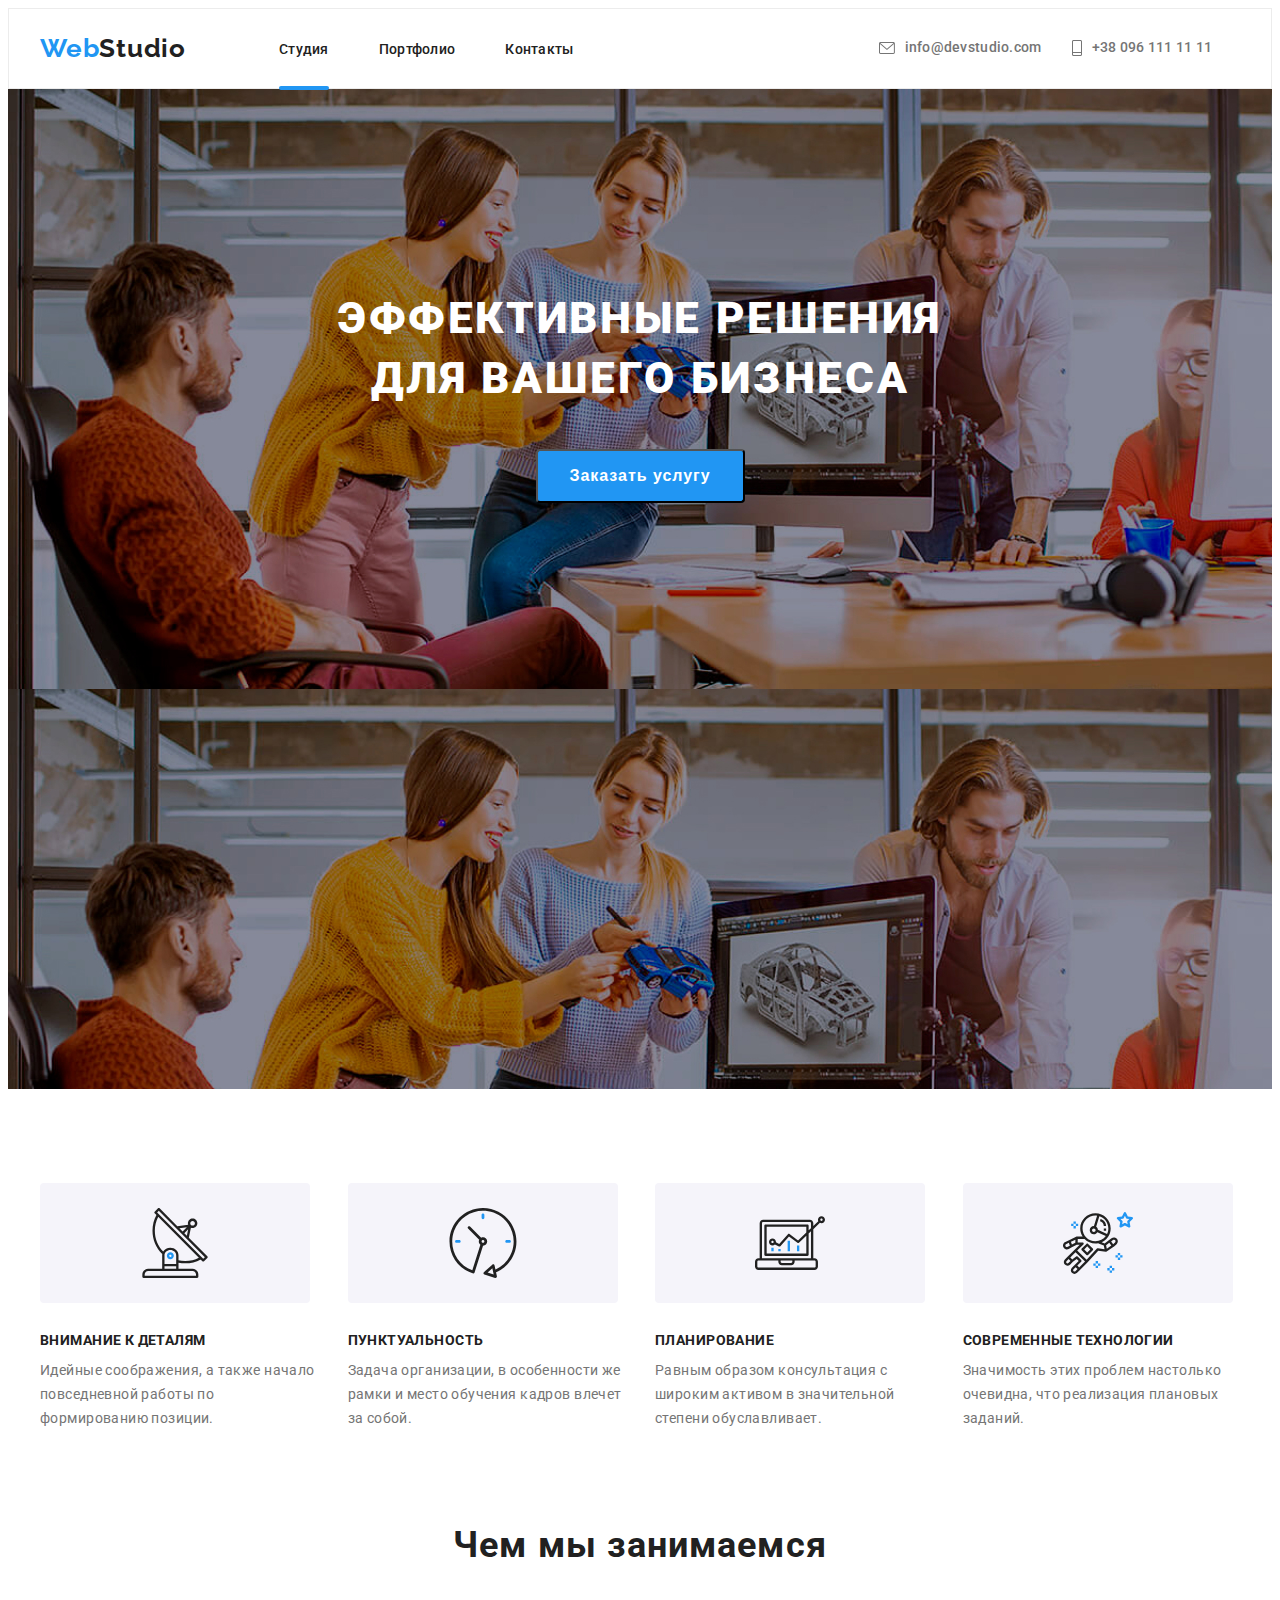
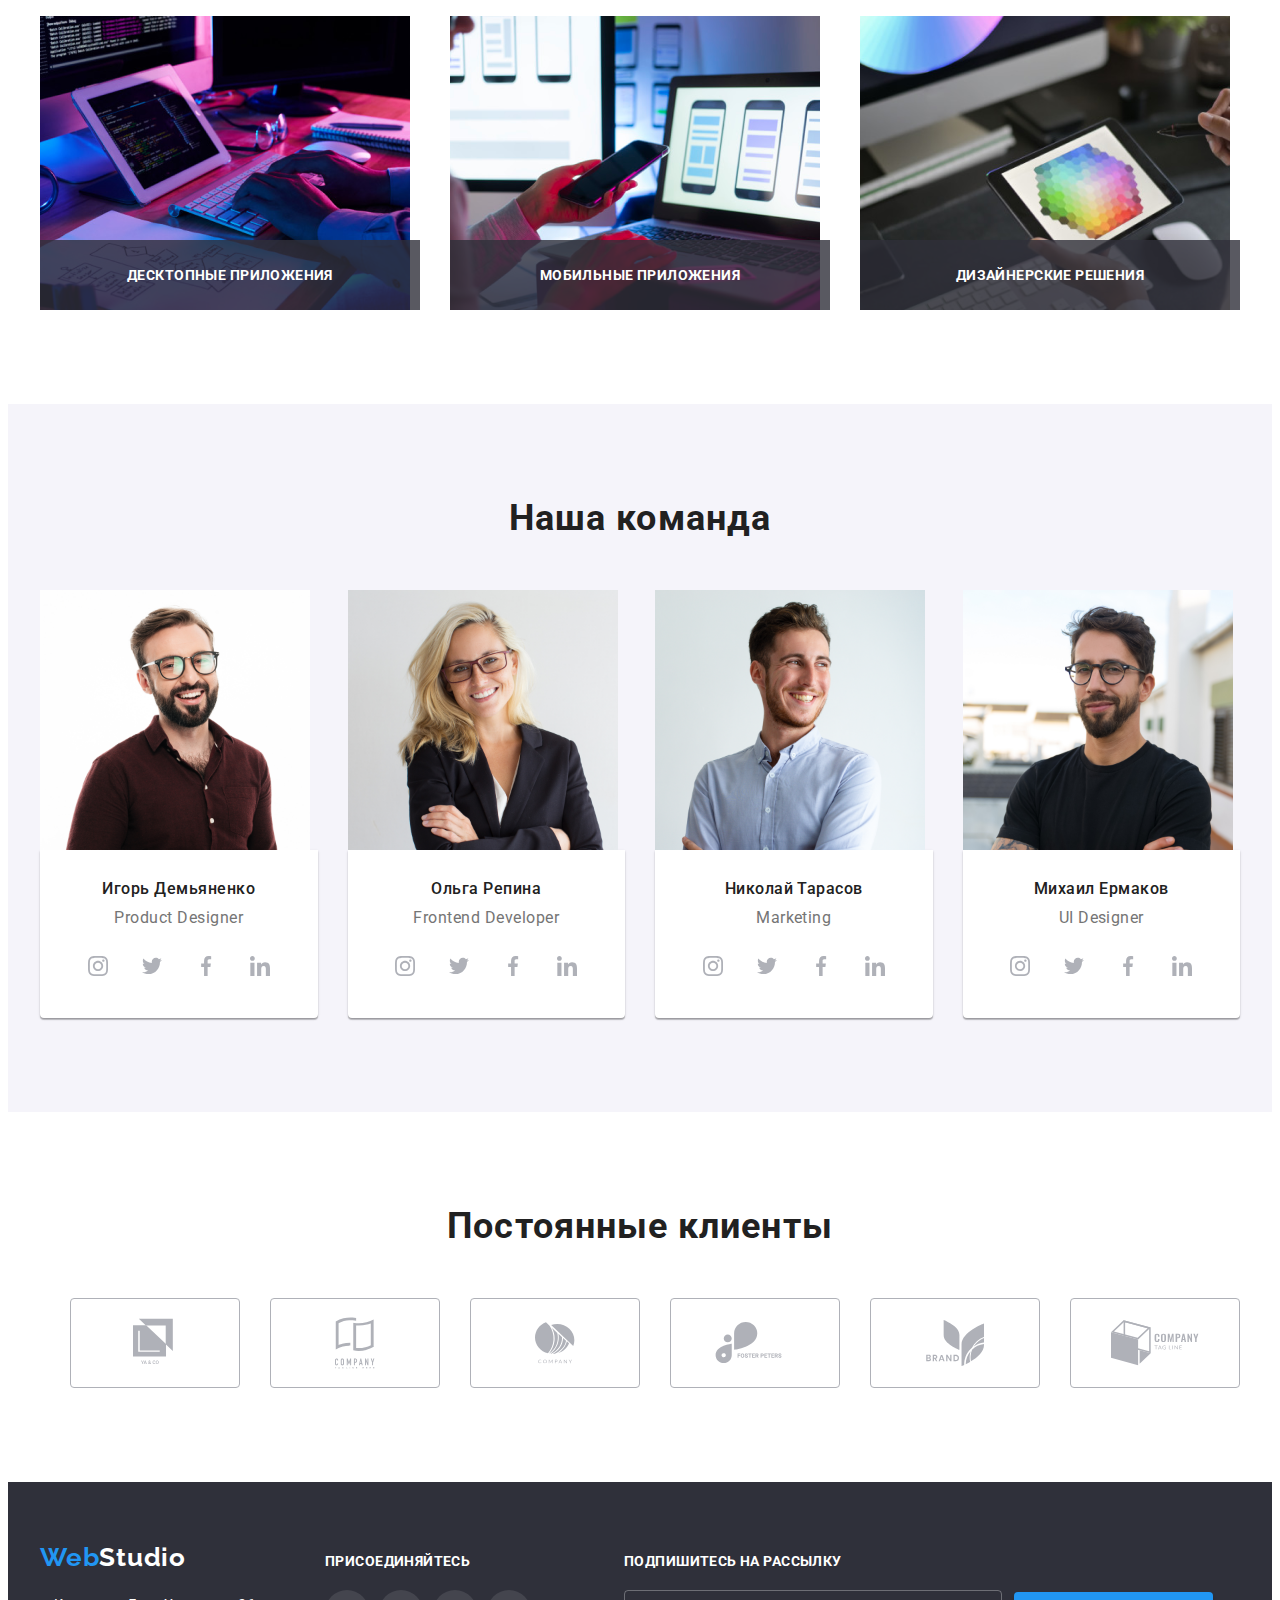
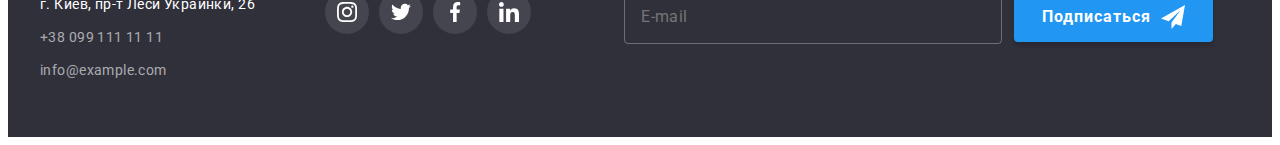
<file: index.html>
<!DOCTYPE html>
<html lang="ru">

<head>
    <meta charset="UTF-8" />
    <meta name="viewport" content="width=device-width, initial-scale=1.0" />
    <title>VovaU</title>
<!-- ===================шрифты================== -->
<link rel="preconnect" href="https://fonts.gstatic.com">
<link href="https://fonts.googleapis.com/css2?family=Raleway:wght@700&family=Roboto:wght@400;500;700;900&display=swap"
    rel="stylesheet">
<!-- ===================шрифты end================== -->
<!-- ===========normalize=============== -->
<link rel="stylesheet" href="https://cdnjs.cloudflare.com/ajax/libs/modern-normalize/1.0.0/modern-normalize.min.css"
    integrity="sha512-ISS7cAi1PEhQ8jnbJpJZMd29NlhNj4AWYyLOSp2CE/CsHxTCu+r+t0D2yoJudVrd0/8fTVPUVDzY5Tvli75u/g=="
    crossorigin="anonymous" />
<!-- ==========normalize end================ -->
<!-- =====================animation========================== -->
<link rel="stylesheet" href="https://cdnjs.cloudflare.com/ajax/libs/animate.css/4.1.1/animate.min.css" />
<!-- =====================animation========================== -->
<link rel="stylesheet" href="./css/styles.css" />
<!-- =====================animation end========================== -->
</head> 

<body class="bdy">
                    <!-- Shlapka   -->                                                             
    <header class="header">
        <div class="container">
            <nav class="navigation">
                <a class="logo link " href="./">Web<span class="logo-head">Studio</span></a>
                <ul class="navigation-list list">
                    <li class="navigation-item">
                        <a class="navigation-link foc link" href="./">Студия</a>
                    </li>
                    <li class="navigation-item">
                        <a class="navigation-link link" href="./portfolio.html">Портфолио</a>
                    </li>
                    <li class="navigation-item">
                        <a class="navigation-link link" href="">Контакты</a>
                    </li>
                </ul>
            </nav>
       
            <ul class="kontact list">
                <li class="nav-kontakt-item">
                    <a class="kontact-link link" href="">
                        <svg width="16" height="12" class="nav-icon">
                            <use href="./images/sprite.svg#icon-envelope-hover"></use>
                        </svg>
                        info@devstudio.com
                    </a>
                </li>
                <li class="nav-kontakt-item">
                    <a class="kontact-link link" href="">
                        <svg width="10" height="16" class="nav-icon">
                            <use href="./images/sprite.svg#icon-Vector"></use>
                        </svg>
                        +38 096 111 11 11
                    </a>
                </li>
            </ul>
 
        </div>
    </header>

    <main class="main">
                                <!-- HERO -->
        <section class="hero container">
            <h1 class="hero-title">Эффективные решения<br>для вашего бизнеса</h1>
           <button class="modal-btn" data-modal-open >Заказать услугу</button> 
        </section>

                                <!-- OSOBENOSTI -->
        
        <section class="features">
            <div class="container">
             <ul class="features-list list">
                <li class="features-list-item">
                    <div class="features-logo-item ">
                        <svg class="feat-icon">
                            <use href="./images/sprite.svg#icon-antenna-1"></use>
                        </svg>
                    </div>
                    <h3 class="features-zago">ВНИМАНИЕ К ДЕТАЛЯМ</h3>
                    <p class="features-text">Идейные соображения, а также начало повседневной работы по формированию позиции.</p>
                </li>
                <li class="features-list-item">
                    <div class="features-logo-item ">
                        <svg class="feat-icon">
                            <use href="./images/sprite.svg#icon-clock"></use>
                        </svg>
                    </div>
                    <h3 class="features-zago">ПУНКТУАЛЬНОСТЬ</h3>
                    <p class="features-text">Задача организации, в особенности же рамки и место обучения кадров влечет за собой.</p>
                </li>
 
                <li class="features-list-item">
                     <div class="features-logo-item ">
                        <svg class="feat-icon">
                            <use href="./images/sprite.svg#icon-diagram-1"></use>
                        </svg>
                    </div>
                    <h3 class="features-zago">ПЛАНИРОВАНИЕ</h3>
                    <p class="features-text">Равным образом консультация с широким активом в значительной степени обуславливает.</p>
                </li>
                <li class="features-list-item">
                    <div class="features-logo-item ">
                        <svg class="feat-icon">
                            <use href="./images/sprite.svg#icon-astronaut-1"></use>
                        </svg>
                    </div>
                    <h3 class="features-zago">СОВРЕМЕННЫЕ ТЕХНОЛОГИИ</h3>
                    <p class="features-text">Значимость этих проблем настолько очевидна, что реализация плановых заданий.</p>
                </li>
             </ul>
            </div>
        </section>    

            <!-- Chem zanimaemsa -->
        <section class="about">
            <div class="container">
                <h2 class="title-chemzan">Чем мы занимаемся</h2>
            <ul class="chemzan-list list">
                <li class="chemzan-item">
                    <h3 class="text-about">ДЕСКТОПНЫЕ ПРИЛОЖЕНИЯ</h3>
                    <img class="chemzan-img" src="./chem-zan/img1.jpg" alt="Photo1" width="370" />
                </li>
                <li class="chemzan-item">
                    <h3 class="text-about">МОБИЛЬНЫЕ ПРИЛОЖЕНИЯ</h3>
                    <img class="chemzan-img" src="./chem-zan/img2.jpg" alt="Photo2" width="370" />
                </li>
                <li class="chemzan-item">
                    <h3 class="text-about">ДИЗАЙНЕРСКИЕ РЕШЕНИЯ</h3>
                    <img class="chemzan-img" src="./chem-zan/img3.jpg" alt="Photo3" width="370" />
                </li>
            </ul>
            </div>
        </section>
                                        <!-- Komanda -->
            <section class="team">
                <div class="container">
                    <h2 class="title-team">Наша команда</h2>
                    <ul class="team-list list">
                        <li class="team-item">
                            <img class="team-img" src="./team/img1.jpg" 
                                 alt="Phototeam1" 
                                 width="270"
                                 height="260"/>
                            <div class="team-list-content-wrapper">
                                <h3 class="team-person">Игорь Демьяненко</h3>
                                <p class="person-rol">Product Designer</p>
                                <ul class="social-list list">
                                    <li class="social-list-item">
                                        <a href="" class="social-list-link link">
                                            <svg class="social-list-icon">
                                                <use href="./images/sprite.svg#icon-instagram-2"></use>
                                            </svg>
                                        </a>
                                    </li>
                                    <li class="social-list-item">
                                        <a href="" class="social-list-link link">
                                            <svg class="social-list-icon">
                                                <use href="./images/sprite.svg#icon-twitter-1"></use>
                                            </svg>
                                        </a>
                                    </li>
                                    <li class="social-list-item">
                                        <a href="" class="social-list-link link">
                                            <svg class="social-list-icon">
                                                <use href="./images/sprite.svg#icon-facebook-1"></use>
                                            </svg>
                                        </a>
                                    </li>
                                    <li class="social-list-item">
                                        <a href="" class="social-list-link link">
                                            <svg class="social-list-icon">
                                                <use href="./images/sprite.svg#icon-linkedin-1"></use>
                                            </svg>
                                        </a>
                                    </li>
                                </ul>
                            </div>
                        </li>
                        <li class="team-item">
                            <img class="team-img" src="./team/img2.jpg" 
                                 alt="Phototeam2" 
                                 width="270"
                                 height="260"/>
                            <div class="team-list-content-wrapper">
                                <h3 class="team-person">Ольга Репина</h3>
                                <p class="person-rol">Frontend Developer</p>
                                <ul class="social-list list">
                                    <li class="social-list-item">
                                        <a href="" class="social-list-link link">
                                            <svg class="social-list-icon">
                                                <use href="./images/sprite.svg#icon-instagram-2"></use>
                                            </svg>
                                        </a>
                                    </li>
                                    <li class="social-list-item">
                                        <a href="" class="social-list-link link">
                                            <svg class="social-list-icon">
                                                <use href="./images/sprite.svg#icon-twitter-1"></use>
                                            </svg>
                                        </a>
                                    </li>
                                    <li class="social-list-item">
                                        <a href="" class="social-list-link link">
                                            <svg class="social-list-icon">
                                                <use href="./images/sprite.svg#icon-facebook-1"></use>
                                            </svg>
                                        </a>
                                    </li>
                                    <li class="social-list-item">
                                        <a href="" class="social-list-link link">
                                            <svg class="social-list-icon">
                                                <use href="./images/sprite.svg#icon-linkedin-1"></use>
                                            </svg>
                                        </a>
                                    </li>
                                </ul>
                            </div>
                        </li>
                        <li class="team-item">
                            <img class="team-img" src="./team/img3.jpg" 
                                 alt="Phototeam3" 
                                 width="270"
                                 height="260"/>
                            <div class="team-list-content-wrapper">
                                <h3 class="team-person">Николай Тарасов</h3>
                                <p class="person-rol">Marketing</p>
                                <ul class="social-list list">
                                    <li class="social-list-item">
                                        <a href="" class="social-list-link link">
                                            <svg class="social-list-icon">
                                                <use href="./images/sprite.svg#icon-instagram-2"></use>
                                            </svg>
                                        </a>
                                    </li>
                                    <li class="social-list-item">
                                        <a href="" class="social-list-link link">
                                            <svg class="social-list-icon">
                                                <use href="./images/sprite.svg#icon-twitter-1"></use>
                                            </svg>
                                        </a>
                                    </li>
                                    <li class="social-list-item">
                                        <a href="" class="social-list-link link">
                                            <svg class="social-list-icon">
                                                <use href="./images/sprite.svg#icon-facebook-1"></use>
                                            </svg>
                                        </a>
                                    </li>
                                    <li class="social-list-item">
                                        <a href="" class="social-list-link link">
                                            <svg class="social-list-icon">
                                                <use href="./images/sprite.svg#icon-linkedin-1"></use>
                                            </svg>
                                        </a>
                                    </li>
                                </ul>
                            </div> 
                        </li>
                        <li class="team-item">
                            <img class="team-img" src="./team/img4.jpg" 
                                 alt="Phototeam4" 
                                 width="270"
                                 height="260"/>
                            <div class="team-list-content-wrapper">
                                <h3 class="team-person">Михаил Ермаков</h3>
                                <p class="person-rol">UI Designer</p>
                                <ul class="social-list list">
                                    <li class="social-list-item">
                                        <a href="" class="social-list-link link">
                                            <svg class="social-list-icon">
                                                <use href="./images/sprite.svg#icon-instagram-2"></use>
                                            </svg>
                                        </a>
                                    </li>
                                    <li class="social-list-item">
                                        <a href="" class="social-list-link link">
                                            <svg class="social-list-icon">
                                                <use href="./images/sprite.svg#icon-twitter-1"></use>
                                            </svg>
                                        </a>
                                    </li>
                                    <li class="social-list-item">
                                        <a href="" class="social-list-link link">
                                            <svg class="social-list-icon">
                                                <use href="./images/sprite.svg#icon-facebook-1"></use>
                                            </svg>
                                        </a>
                                    </li>
                                    <li class="social-list-item">
                                        <a href="" class="social-list-link link">
                                            <svg class="social-list-icon">
                                                <use href="./images/sprite.svg#icon-linkedin-1"></use>
                                            </svg>
                                        </a>
                                    </li>
                                </ul>
                            </div>
                        </li>
                    </ul>
                </div>
            
            </section>
                             <!-- POSTO KLIENTY -->
            <section class="reg-cust">
                    <div class="container">
                        <h2 class="title-cust">Постоянные клиенты</h2>
                        <ul class="cust-list list"> 
                            <li class="cust-list-item">
                                <a href="" class="cust-list-element link" >
                                  <svg class="cust-icon" width="44" height="50">
                                        <use href="./images/sprite.svg#icon-logo-1"></use>
                                  </svg>  
                                </a>
                            </li>
                            <li class="cust-list-item">
                                <a href="" class="cust-list-element link" >
                                  <svg class="cust-icon" width="40" height="52">
                                        <use href="./images/sprite.svg#icon-logo-2"></use>
                                  </svg>  
                                </a>
                            </li>
                            <li class="cust-list-item">
                                <a href="" class="cust-list-element link" >
                                  <svg class="cust-icon" width="40" height="42">
                                        <use href="./images/sprite.svg#icon-logo-3"></use>
                                  </svg>  
                                </a>
                            </li>
                            <li class="cust-list-item">
                                <a href="" class="cust-list-element link" >
                                  <svg class="cust-icon" width="80" height="42">
                                        <use href="./images/sprite.svg#icon-logo-4"></use>
                                  </svg>  
                                </a>
                            </li>
                            <li class="cust-list-item">
                                <a href="" class="cust-list-element link" >
                                  <svg class="cust-icon" width="60" height="46">
                                        <use href="./images/sprite.svg#icon-logo-5"></use>
                                  </svg>  
                                </a>
                            </li>
                            <li class="cust-list-item">
                                <a href="" class="cust-list-element link" >
                                  <svg class="cust-icon" width="88" height="46">
                                        <use href="./images/sprite.svg#icon-Object"></use>
                                  </svg>  
                                </a>
                            </li>
                        </ul>

                    </div>
            </section>
                                 <!-- Podval -->
    </main>
    <footer class="footer">
        <div class="container fut-all">
            <div class="com-blok">
                        <a class="logo link" href="./">Web<span class="logo-fut">Studio</span></a>
                <ul class="footer-list list">
                    <li class="footer-elements">
                        <p class="footer-adress">г. Киев, пр-т Леси Украинки, 26</p>
                    </li>
                     <li class="footer-elements">
                        <a class="footer-comun link" href="">+38 099 111 11 11</a>
                    </li>
                    <li class="footer-elements">
                        <a class="footer-comun link" href="">info@example.com</a>
                    </li>
                </ul>
            </div>
            <div class="fut-social">
                <h3 class="fut-soc-head">ПРИСОЕДИНЯЙТЕСЬ</h3>
                <ul class=" fut-social-list social-list list ">
                    <li class="social-list-item">
                        <a href="" class=" fut-social-list-link social-list-link link">
                            <svg class=" fut-social-list-icon social-list-icon">
                                <use href="./images/sprite.svg#icon-instagram-2"></use>
                            </svg>
                        </a>
                    </li>
                    <li class="social-list-item">
                        <a href="" class=" fut-social-list-link social-list-link link">
                            <svg class="fut-social-list-icon social-list-icon">
                                <use href="./images/sprite.svg#icon-twitter-1"></use>
                            </svg>
                        </a>
                    </li>
                    <li class="social-list-item">
                        <a href="" class=" fut-social-list-link social-list-link link">
                            <svg class=" fut-social-list-icon social-list-icon">
                                <use href="./images/sprite.svg#icon-facebook-1"></use>
                            </svg>
                        </a>
                    </li>
                    <li class="social-list-item">
                        <a href="" class=" fut-social-list-link social-list-link link">
                            <svg class=" fut-social-list-icon social-list-icon">
                                <use href="./images/sprite.svg#icon-linkedin-1"></use>
                            </svg>
                        </a>
                    </li>
                </ul>
            </div>
            <div class="fut-form-blok">
                <p class="hed-fut-form">ПОДПИШИТЕСЬ НА РАССЫЛКУ</p>
                <form action="#" class="fut-form" autocomplete="off">
                    <label class="fut-form-field">
                        <span class="fut-form-input-wrapper">
                            <input type="email" name="user-email" class="fut-form-input" placeholder="E-mail" required>
                        </span>
                    </label>
                    <button type="submit" class="fut-form-btn">Подписаться
                    <svg width="24" height="24" class="fut-form-icon">
                        <use href="./images/sprite.svg#icon-icon-send"></use>
                    </svg>
                    </button>
                </form>
            </div>
        </div>
    </footer>
<!--  -->
    <div class="backdrop is-hidden" data-modal >
        <div class="modal">
            <button type="button" class="modal-close-but" data-modal-close >
                <svg class="close-icon">
                    <use href="./images/sprite.svg#icon-close-black"></use>
                </svg>
            </button>
                <form action="#" class="modal-form" autocomplete="off">
                    <b class="form-head">Оставьте свои данные, мы вам перезвоним</b>
                    <label class="modal-form-field">
                        Имя
                        <span class="modal-form-input-wrapper">
                            <input type="text" name="user-name" class="modal-form-input" required minlength="2" >
                            <svg width="12" height="12" class="modal-form-icon">
                                <use href="./images/sprite.svg#icon-name"></use>
                            </svg>
                        </span>
                    </label>
                    <label class="modal-form-field">
                        Телефон
                        <span class="modal-form-input-wrapper">
                            <input type="tel" name="user-phone" class="modal-form-input" required
                                pattern="[0-9]{3}[0-9]{3}[0-9]{2}[0-9]{2}" title="0934567890">
                            <svg width="13" height="13" class="modal-form-icon">
                                <use href="./images/sprite.svg#icon-phone"></use>
                            </svg>
                        </span>
                    </label>
                    <label class="modal-form-field">
                        Почта
                        <span class="modal-form-input-wrapper">
                            <input type="email" name="user-email" class="modal-form-input" required >
                            <svg width="15" height="12" class="modal-form-icon">
                                <use href="./images/sprite.svg#icon-email"></use>
                            </svg>
                        </span>
                    </label>
                    <label class="modal-form-field">
                        Комментарий
                        <textarea name="user-message" class="modal-form-message" placeholder="Введите текст"></textarea>
                    </label>
                    <input type="checkbox" id="user-term" name="user-term" class="modal-form-term visually-hidden">
                    <label for="user-term" class="modal-form-check-desc">Соглашаюсь с рассылкой и принимаю&nbsp;<a href="">Условия 
                        договора</a></label>
                    <button type="submit" class="modal-form-btn">Отправить</button>
                </form>
        
        </div>
    </div>
<script src="./js/modal.js"></script>
</body>

</html>

            <!-- =====SOCIAL-LIST=====

                <ul class="social-list list">
                    <li class="social-list-item">
                        <a href="" class="social-list-link link">
                            <svg class="social-list-icon">
                                <use href="./images/sprite.svg#icon-instagram-2"></use>
                            </svg>
                        </a>
                    </li>
                    <li class="social-list-item">
                        <a href="" class="social-list-link link">
                            <svg class="social-list-icon">
                                <use href="./images/sprite.svg#icon-twitter-1"></use>
                            </svg>
                        </a>
                    </li>
                    <li class="social-list-item">
                        <a href="" class="social-list-link link">
                            <svg class="social-list-icon">
                                <use href="./images/sprite.svg#icon-facebook-1"></use>
                            </svg>
                        </a>
                    </li>
                    <li class="social-list-item">
                        <a href="" class="social-list-link link">
                            <svg class="social-list-icon">
                                <use href="./images/sprite.svg#icon-linkedin-1"></use>
                            </svg>
                        </a>
                    </li>
                </ul>

             -->
</file>
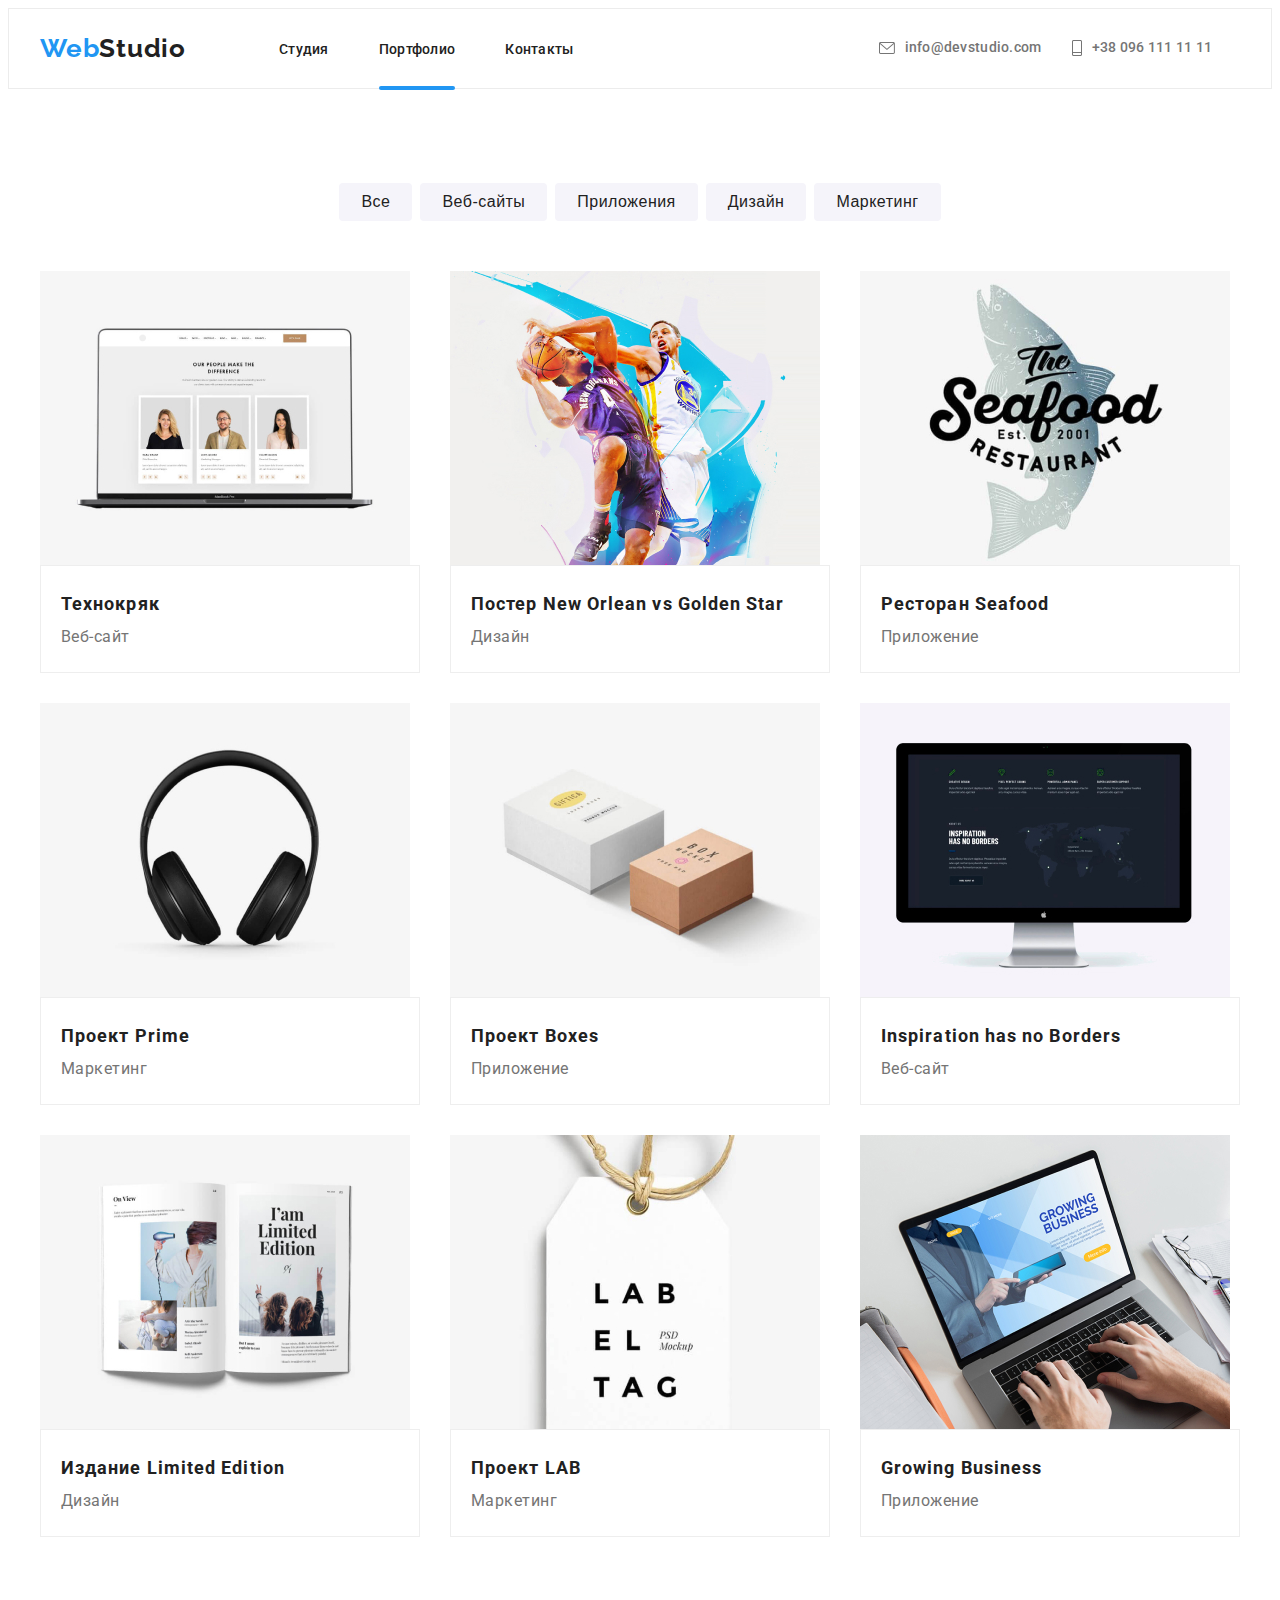
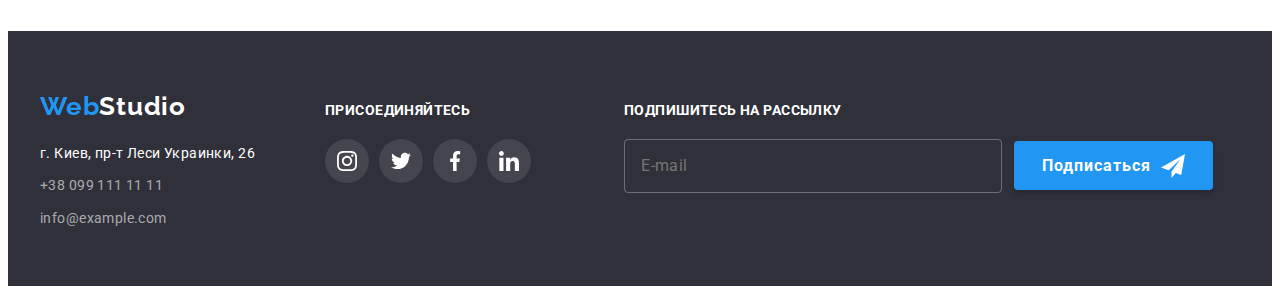
<file: portfolio.html>
<!DOCTYPE html>
<html lang="ru">
<head>
    <meta charset="UTF-8">
    <meta http-equiv="X-UA-Compatible" content="IE=edge">
    <meta name="viewport" content="width=device-width, initial-scale=1.0">
            <title>Portfolio</title>
<!-- ===================шрифты================== -->
<link rel="preconnect" href="https://fonts.gstatic.com">
<link href="https://fonts.googleapis.com/css2?family=Raleway:wght@700&family=Roboto:wght@400;500;700;900&display=swap"
    rel="stylesheet">
<!-- ===================шрифты end================== -->
<!-- ===========normalize=============== -->
<link rel="stylesheet" href="https://cdnjs.cloudflare.com/ajax/libs/modern-normalize/1.0.0/modern-normalize.min.css"
        integrity="sha512-ISS7cAi1PEhQ8jnbJpJZMd29NlhNj4AWYyLOSp2CE/CsHxTCu+r+t0D2yoJudVrd0/8fTVPUVDzY5Tvli75u/g=="
        crossorigin="anonymous" />
<!-- ==========normalize end================ -->
<!-- =====================animation========================== -->
<link rel="stylesheet" href="https://cdnjs.cloudflare.com/ajax/libs/animate.css/4.1.1/animate.min.css" />
<!-- =====================animation========================== -->
<link rel="stylesheet" href="./css/styles.css" />
<!-- =====================animation end========================== -->
</head>
<body class="bdy">
                    <!-- GOLOVA -->
    <header class="header">
        <div class="container">
            <nav class="navigation">
                <a class="logo link" href="./">Web<span class="logo-head">Studio</span></a>
                <ul class="navigation-list list">
                    <li class="navigation-item">
                        <a class="navigation-link link" href="./">Студия</a>
                    </li>
                    <li class="navigation-item">
                        <a class="navigation-link foc link" href="./portfolio.html">Портфолио</a>
                    </li>
                    <li class="navigation-item">
                        <a class="navigation-link link" href="">Контакты</a>
                    </li>
                </ul>
            </nav>
    
            <ul class="kontact list">
                <li class="nav-kontakt-item">
                    <a class="kontact-link link" href="">
                        <svg width="16" height="12" class="nav-icon">
                            <use href="./images/sprite.svg#icon-envelope-hover"></use>
                        </svg>
                        info@devstudio.com</a>
                </li>
                <li class="nav-kontakt-item">
                    <a class="kontact-link link" href="">
                        <svg width="10" height="16" class="nav-icon">
                            <use href="./images/sprite.svg#icon-Vector"></use>
                        </svg>
                        +38 096 111 11 11
                    </a>
                </li>
            </ul>
    
        </div>
    </header>
                <!-- END GOLOVA  -->
<main class="main">
    <section class="portfolio">
        <div class="container">
            <ul class="list filter-list">
                <li class="filter-item">
                    <button class="filter-btn">Все</button>
                </li>
                <li class="filter-item">
                    <button class="filter-btn">Веб-сайты</button>
                </li>
                <li class="filter-item">
                    <button class="filter-btn">Приложения</button>
                </li>
                <li class="filter-item">
                    <button class="filter-btn">Дизайн</button>
                </li>
                <li class="filter-item">
                    <button class="filter-btn">Маркетинг</button>
                </li>
            </ul>
            
            <ul class="list work-list">
                <li class="projects-elm">
                    <a href="" class="projects-elm-link link">
                    <div class="img-overlay-tog">
                    <img class="projects-img" src="./works/laptop.jpg" alt="laptop" width="370" height="294">
                    <p class="overlay">
                        Технокряк это современная площадка распространения коронавируса. Компании используют эту платформу для цифрового
                        шпионажа и атак на защищённые сервера конкурентов.
                    </p>
                    </div>
                    <div class="work-list-content-wrapper">
                        <p class="projects-name">Технокряк</p>
                        <p class="projects-type">Веб-сайт</p>
                    </div>
                    </a>
                </li>
                <li class="projects-elm">
                    <a href="" class="projects-elm-link link">
                    <div class="img-overlay-tog">
                    <img src="./works/basket.jpg" alt="basket" width="370" height="294">
                    <p class="overlay">
                        Технокряк это современная площадка распространения коронавируса. Компании используют эту платформу для цифрового
                        шпионажа и атак на защищённые сервера конкурентов.
                    </p>
                    </div>
                    <div class="work-list-content-wrapper">
                    <p class="projects-name">Постер New Orlean vs Golden Star</p>
                    <p class="projects-type">Дизайн</p>
                    </div>
                    </a>
                </li>
                <li class="projects-elm">
                    <a href="" class="projects-elm-link link">
                    <div class="img-overlay-tog">
                    <img src="./works/fish.jpg" alt="fish" width="370" height="294">
                    <p class="overlay">
                        Технокряк это современная площадка распространения коронавируса. Компании используют эту платформу для цифрового
                        шпионажа и атак на защищённые сервера конкурентов.
                    </p>
                    </div>
                    <div class="work-list-content-wrapper">
                    <p class="projects-name">Ресторан Seafood</p>
                    <p class="projects-type">Приложение</p>
                    </div>
                    </a>
                </li>
                <li class="projects-elm">
                    <a href="" class="projects-elm-link link">
                    <div class="img-overlay-tog">
                    <img src="./works/naushniki.jpg" alt="naushniki" width="370" height="294">
                    <p class="overlay">
                        Технокряк это современная площадка распространения коронавируса. Компании используют эту платформу для цифрового
                        шпионажа и атак на защищённые сервера конкурентов.
                    </p>
                    </div>
                    <div class="work-list-content-wrapper">
                    <p class="projects-name">Проект Prime</p>
                    <p class="projects-type">Маркетинг</p>
                    </div>
                    </a>
                </li>
                <li class="projects-elm">
                    <a href="" class="projects-elm-link link">
                    <div class="img-overlay-tog">
                    <img src="./works/korobki.jpg" alt="korobki" width="370" height="294">
                    <p class="overlay">
                        Технокряк это современная площадка распространения коронавируса. Компании используют эту платформу для цифрового
                        шпионажа и атак на защищённые сервера конкурентов.
                    </p>
                    </div>
                    <div class="work-list-content-wrapper">
                    <p class="projects-name">Проект Boxes</p>
                    <p class="projects-type">Приложение</p>
                    </div>
                    </a>
                </li>
                <li class="projects-elm">
                    <a href="" class="projects-elm-link link">
                    <div class="img-overlay-tog">
                    <img src="./works/monitor.jpg" alt="monitor" width="370" height="294">
                    <p class="overlay">
                        Технокряк это современная площадка распространения коронавируса. Компании используют эту платформу для цифрового
                        шпионажа и атак на защищённые сервера конкурентов.
                    </p>
                    </div>
                    <div class="work-list-content-wrapper">
                    <p class="projects-name">Inspiration has no Borders</p>
                    <p class="projects-type">Веб-сайт</p>
                    </div>
                    </a>
                </li>
                <li class="projects-elm">
                    <a href="" class="projects-elm-link link">
                    <div class="img-overlay-tog">
                    <img src="./works/book.jpg" alt="book" width="370" height="294">
                    <p class="overlay">
                        Технокряк это современная площадка распространения коронавируса. Компании используют эту платформу для цифрового
                        шпионажа и атак на защищённые сервера конкурентов.
                    </p>
                    </div>
                    <div class="work-list-content-wrapper">
                    <p class="projects-name">Издание Limited Edition</p>
                    <p class="projects-type">Дизайн</p>
                    </div>
                    </a>
                </li>
                <li class="projects-elm">
                    <a href="" class="projects-elm-link link">
                    <div class="img-overlay-tog">
                    <img src="./works/brelok.jpg" alt="brelok" width="370" height="294">
                    <p class="overlay">
                        Технокряк это современная площадка распространения коронавируса. Компании используют эту платформу для цифрового
                        шпионажа и атак на защищённые сервера конкурентов.
                    </p>
                    </div>
                    <div class="work-list-content-wrapper">
                    <p class="projects-name">Проект LAB</p>
                    <p class="projects-type">Маркетинг</p>
                    </div>
                    </a>
                </li>
                <li class="projects-elm">
                    <a href="" class="projects-elm-link link">
                    <div class="img-overlay-tog">
                    <img src="./works/laptopruki.jpg" alt="laptopruki" width="370" height="294">
                    <p class="overlay">
                        Технокряк это современная площадка распространения коронавируса. Компании используют эту платформу для цифрового
                        шпионажа и атак на защищённые сервера конкурентов.
                    </p>
                    </div>
                    <div class="work-list-content-wrapper">
                    <p class="projects-name">Growing Business</p>
                    <p class="projects-type">Приложение</p>
                    </div>
                    </a>
                </li>
            </ul>
        </div>
    </section>
</main>
                            <!-- PODVAL -->
    <footer class="footer">
        <div class="container fut-all">
            <div class="com-blok">
                <a class="logo link" href="./">Web<span class="logo-fut">Studio</span></a>
                <ul class="footer-list list">
                    <li class="footer-elements">
                        <p class="footer-adress">г. Киев, пр-т Леси Украинки, 26</p>
                    </li>
                    <li class="footer-elements">
                        <a class="footer-comun link" href="">+38 099 111 11 11</a>
                    </li>
                    <li class="footer-elements">
                        <a class="footer-comun link" href="">info@example.com</a>
                    </li>
                </ul>
            </div>
            <div class="fut-social">
                <h3 class="fut-soc-head">ПРИСОЕДИНЯЙТЕСЬ</h3>
                <ul class=" fut-social-list social-list list ">
                    <li class="social-list-item">
                        <a href="" class=" fut-social-list-link social-list-link link">
                            <svg class=" fut-social-list-icon social-list-icon">
                                <use href="./images/sprite.svg#icon-instagram-2"></use>
                            </svg>
                        </a>
                    </li>
                    <li class="social-list-item">
                        <a href="" class=" fut-social-list-link social-list-link link">
                            <svg class="fut-social-list-icon social-list-icon">
                                <use href="./images/sprite.svg#icon-twitter-1"></use>
                            </svg>
                        </a>
                    </li>
                    <li class="social-list-item">
                        <a href="" class=" fut-social-list-link social-list-link link">
                            <svg class=" fut-social-list-icon social-list-icon">
                                <use href="./images/sprite.svg#icon-facebook-1"></use>
                            </svg>
                        </a>
                    </li>
                    <li class="social-list-item">
                        <a href="" class=" fut-social-list-link social-list-link link">
                            <svg class=" fut-social-list-icon social-list-icon">
                                <use href="./images/sprite.svg#icon-linkedin-1"></use>
                            </svg>
                        </a>
                    </li>
                </ul>
            </div>
            <div class="fut-form-blok">
                <p class="hed-fut-form">ПОДПИШИТЕСЬ НА РАССЫЛКУ</p>
                <form action="#" class="fut-form" autocomplete="off">
                    <label class="fut-form-field">
                        <span class="fut-form-input-wrapper">
                            <input type="email" name="user-email" class="fut-form-input" placeholder="E-mail" required>
                        </span>
                    </label>
                    <button type="submit" class="fut-form-btn">Подписаться
                        <svg width="24" height="24" class="fut-form-icon">
                            <use href="./images/sprite.svg#icon-icon-send"></use>
                        </svg>
                    </button>
                </form>
            </div>
        </div>
    </footer>
</body>
</html>
</file>
<file: css/styles.css>
:root {
  --main-font: "Roboto", sans-serif;
  --secondary-font: "Raleway", sans-serif;
  --main-color: #212121; /* */
  --secondary-color: #757575; /* */
  --accent-color: #2196f3; /* color pri navedenii*/
  --bd-color-pri: #ffffff; /* bagcround color priority*/
  --bd-color-sec: #2f303a; /* bagcround color secondary*/
  --section-pt: 94px; /* padding top for sect*/
  --section-pb: 94px; /* padding bot for sect*/
  --main-anim: color 250ms cubic-bezier(0.4, 0, 0.2, 1); /*animation default */
}
/* дефолт настр */
body {
  font-family: var(--main-font);
}

h1,
h2,
h3,
h4,
h5,
h6,
p {
  margin: 0;
}

ul,
ol {
  margin: 0;
  padding: 0;
}

img {
  display: block;
}

.link {
  text-decoration: none;
}

.list {
  list-style: none;
}

.visually-hidden {
  position: absolute !important;
  clip: rect(1px 1px 1px 1px); /* IE6, IE7 */
  clip: rect(1px, 1px, 1px, 1px);
  padding: 0 !important;
  border: 0 !important;
  height: 1px !important;
  width: 1px !important;
  overflow: hidden;
}
/* енд дефолт наст */

.container {
  width: 1200px;
  margin: 0 auto;
  padding-left: 15px;
  padding-right: 15px;
  text-align: center;
}
/* задавало отступи для секций */
/* .section {
  padding-top: 94px;
  padding-bottom: 94px;
} */

/* ===================================== COMPONENTS ========================= */

.modal-btn {
  font-weight: 700;
  font-size: 16px;
  line-height: 1.87;
  letter-spacing: 0.06em;
  cursor: pointer;

  color: #ffffff;
  padding: 10px 32px;
  background-color: #2196f3;
  min-width: 200;
  border-radius: 4px;
}

.modal-btn:hover,
.modal-btn:focus {
  background-color: var(--accent-color);
  color: #ffffff;
}

/* .vibor-nav {
  font-weight: 500;
  font-size: 14px;
  line-height: 1.14;
  letter-spacing: 0.02em;
  color: var(--accent-color);
} */

/* ========= SOCIAL LIST========== */
.social-list {
  display: flex;
  align-items: center;
}
.social-list-item:not(:last-child) {
  margin-right: 10px;
}

.social-list-link:hover,
.social-list-link:focus {
  background-color: var(--accent-color);
}

.social-list-link:hover .social-list-icon,
.social-list-link:focus .social-list-icon {
  fill: #ffffff;
}

.social-list-link {
  display: flex;
  justify-content: center;
  align-items: center;
  width: 44px;
  height: 44px;
  border-radius: 50%;
  background-color: #ffffff;

  transition: background-color 250ms cubic-bezier(0.4, 0, 0.2, 1);
}

.social-list-icon {
  width: 20px;
  height: 20px;
  fill: #afb1b8;
  transition: fill 250ms cubic-bezier(0.4, 0, 0.2, 1);
}

/* ========= END SOCIAL LIST========== */

/* =============================== END COMPONENTS ===================== */

/* =============================== HEADER =============================== */
.main {
  background-color: var(--bd-color-pri);
}

.header .container {
  display: flex;
  align-items: center;
}

.header {
  background-color: #ffffff;
  padding-top: 24px;
  padding-bottom: 24px;
  border: 1px solid #ececec;
}

.navigation {
  display: flex;
  align-items: center;
}

.logo {
  font-family: var(--secondary-font);
  font-weight: 700;
  font-size: 26px;
  line-height: 1.19;
  letter-spacing: 0.03em;
  color: #2196f3;
  margin-right: 93px;
}

.logo-head {
  color: #212121;
}

.logo-fut {
  color: #ffffff;
}

.navigation-list {
  display: flex;
  align-items: center;
}

.navigation-link {
  display: inline-block;
  position: relative;
  text-decoration: none;

  font-weight: 500;
  font-size: 14px;
  line-height: 1.14;
  letter-spacing: 0.02em;
  color: var(--main-color);

  transition: var(--main-anim);
}

.navigation-item:not(:last-child) {
  margin-right: 50px;
}

.navigation-link:hover,
.navigation-link:focus {
  color: var(--accent-color);
}

.foc::after {
  display: block;
  position: absolute;
  content: "";
  height: 4px;
  width: 100%;
  background-color: #2196f3;
  margin-top: 28px;
  border-radius: 2px;
}

.kontact {
  display: flex;
  align-items: center;
  padding-left: 305px;
}

/* .nav-kontakt-item {
  display: flex;
} */

.nav-kontakt-item:not(:last-child) {
  margin-right: 30px;
}

.kontact-link {
  transition: var(--main-anim);
}

.nav-icon {
  width: auto;
  height: auto;
  padding-right: 10px;
  fill: var(--secondary-color);
}

.kontact-link:hover .nav-icon,
.kontact-link:focus .nav-icon {
  fill: var(--accent-color);
}

.kontact-link:hover,
.kontact-link:focus {
  color: var(--accent-color);
}

.kontact-link {
  display: flex;
  font-weight: 500;
  font-size: 14px;
  line-height: 1.14;
  letter-spacing: 0.02em;
  color: var(--secondary-color);
}

/* ================================ END HEADER ====================== */

/* ============================= HERO ======================== */
.hero {
  background: url(./img/herophoto.jpg);
  background-color: rgba(47, 48, 58, 0.4);
  width: auto;
  height: 600px;
  padding-top: 200px;
  padding-bottom: 200px;
}
.hero-title {
  margin-bottom: 40px;
  text-align: center;
  font-family: var(--main-font);
  font-weight: 900;
  font-size: 44px;
  line-height: 1.36;
  letter-spacing: 0.06em;
  text-transform: uppercase;
  color: #ffffff;
}

/* =================================== END HERO =================== */
/* ==================================== osobenosti ============= */

.features {
  padding-top: var(--section-pt);
  padding-bottom: var(--section-pb);

  font-weight: 400;
  font-size: 18px;
  line-height: 1.67;
  letter-spacing: 0.02em;
  color: #9da4bd;
  background-color: var(--bd-color-pri);
}

.features-logo-item {
  display: flex;
  flex-wrap: wrap;
  justify-content: center;
  align-items: center;
  margin-bottom: 30px;
  width: 270px;
  height: 120px;

  background: #f5f4fa;
  border-radius: 4px;
}

.feat-icon {
  height: 70px;
  width: 70px;
}

.features-list {
  display: flex;
  flex-wrap: wrap;

  margin-left: -30px;
  margin-top: -30px;
}

.features-list-item {
  display: flex;
  flex-wrap: wrap;
  flex-direction: column;
  flex-basis: calc(100% / 4 - 30px);
  margin-left: 30px;
  margin-top: 30px;
  text-align: left;
}

.features-zago {
  font-weight: 700;
  font-size: 14px;
  line-height: 1.14;
  letter-spacing: 0.03em;
  color: var(--main-color);
}

.features-text {
  font-weight: 400;
  font-size: 14px;
  line-height: 1.71;
  letter-spacing: 0.03em;
  color: var(--secondary-color);
  padding-top: 10px;
}
/* ===============================  end osobenosti =================== */
/* ===============================chem zanimaemsia ===================*/
.about {
  padding-bottom: var(--section-pb);
}

.chemzan-list {
  display: flex;
  flex-wrap: wrap;
  margin-left: -30px;
  margin-top: -30px;
}

.title-chemzan {
  font-weight: 700;
  font-size: 36px;
  line-height: 1.16;
  letter-spacing: 0.03em;
  color: var(--main-color);

  margin-bottom: 50px;
}

.chemzan-item {
  flex-basis: calc(100% / 3 - 30px);
  margin-left: 30px;
  margin-top: 30px;
  position: relative;
}
.text-about {
  display: flex;
  justify-content: center;
  align-items: center;

  font-weight: 700;
  font-size: 14px;
  line-height: 1.17;
  letter-spacing: 0.03em;
  color: #ffffff;
  background-color: rgba(47, 48, 58, 0.8);

  position: absolute;
  bottom: 0%;
  width: 100%;
  height: 70px;
}

/*  ===========================end chem zanimaemsia ===================*/

/* ================================ KOMANDA =========================== */
.team {
  background-color: #f5f4fa;
  padding-top: var(--section-pt);
  padding-bottom: var(--section-pb);
}

.title-team {
  font-weight: 700;
  font-size: 36px;
  line-height: 1.16;
  letter-spacing: 0.03em;
  color: var(--main-color);

  margin-bottom: 50px;
}

.team-list {
  display: flex;
  flex-wrap: wrap;
  margin-left: -30px;
  margin-top: -30px;
}

.team-item {
  flex-basis: calc(100% / 4 - 30px);
  margin-left: 30px;
  margin-top: 30px;
}

.team-list-content-wrapper {
  padding-top: 30px;
  padding-bottom: 30px;
  box-shadow: 0px 1px 3px rgba(0, 0, 0, 0.12), 0px 1px 1px rgba(0, 0, 0, 0.14),
    0px 2px 1px rgba(0, 0, 0, 0.2);
  border-radius: 0px 0px 4px 4px;
  background: #ffffff;
}

.team-person {
  font-weight: 500;
  font-size: 16px;
  line-height: 1.18;
  letter-spacing: 0.03em;
  color: var(--main-color);

  margin-bottom: 10px;
}

.person-rol {
  font-weight: 400;
  font-size: 16px;
  line-height: 1.18;
  letter-spacing: 0.03em;
  color: var(--secondary-color);
}
.team-list-content-wrapper .social-list {
  display: flex;
  justify-content: center;
  margin-top: 16px;
}
/* =========================END KOMANDA============================= */
/* =======================postoyan klienty============================== */
.reg-cust {
  background-color: var(--bd-color-pri);
  padding-top: var(--section-pt);
  padding-bottom: var(--section-pb);
}

.title-cust {
  font-weight: 700;
  font-size: 36px;
  line-height: 1.16;
  letter-spacing: 0.03em;
  color: var(--main-color);
  margin-bottom: 50px;
}

.cust-list-element:hover,
.cust-list-element:focus {
  border-color: var(--accent-color);
}

.cust-list-element:hover .cust-icon,
.cust-list-element:focus .cust-icon {
  fill: var(--accent-color);
}

/* .cust-icon {
  width: 20px;
  height: 20px;
} */
.cust-list {
  display: flex;
  flex-wrap: nowrap;
}

.cust-list-element {
  display: flex;
  flex-wrap: wrap;
  justify-content: center;
  align-items: center;
  flex-basis: calc(100% / 6 - 30px);
  margin-left: 30px;

  width: 170px;
  height: 90px;
  border: 1px solid #afb1b8;
  box-sizing: border-box;
  border-radius: 4px;

  transition: border-color 250ms cubic-bezier(0.4, 0, 0.2, 1);
}

.cust-icon {
  fill: #afb1b8;
  transition: fill 250ms cubic-bezier(0.4, 0, 0.2, 1);
}

/* =========================end post klient======================== */

/* ============================= FUTER ========================= */

.footer {
  background-color: var(--bd-color-sec);
  padding-top: 60px;
  padding-bottom: 55px;
}

.footer .container {
  text-align: left;
}
.fut-all {
  display: flex;
  flex-wrap: nowrap;
  align-items: baseline;
}

.footer .logo {
  margin-right: -93px;
  margin-bottom: 20px;
}

.footer-list {
  margin-top: 20px;
}

.footer-elements:not(:last-child) {
  margin-bottom: 9px;
}

.footer-adress {
  font-weight: 400;
  font-size: 14px;
  line-height: 1.71;
  letter-spacing: 0.03em;
  color: #ffffff;
}
.footer-comun {
  font-weight: 400;
  font-size: 14px;
  line-height: 1.71;
  letter-spacing: 0.03em;
  color: rgba(255, 255, 255, 0.6);
}
.fut-social {
  display: flex;
  flex-wrap: wrap;
  flex-direction: column;
  margin-left: 70px;
}
.fut-soc-head {
  font-family: var(--main-font);
  font-weight: 700;
  font-size: 14px;
  line-height: 1.14;
  letter-spacing: 0.03em;
  color: var(--bd-color-pri);
}

.fut-social-list {
  padding-top: 20px;
}
.fut-social-list-link {
  background-color: rgba(255, 255, 255, 0.1);
}
.fut-social-list-icon {
  fill: #ffffff;
}

.fut-form-blok {
  display: flex;
  flex-direction: column;
  margin-left: 93px;
}

.hed-fut-form {
  font-family: var(--main-font);
  font-weight: 700;
  font-size: 14px;
  line-height: 1.14;
  letter-spacing: 0.03em;
  color: #ffffff;
}

.fut-form {
  display: flex;
  align-items: center;
  margin-top: 20px;
}
.fut-form-field {
  margin-right: 12px;
}

/* .fut-form-input-wrapper {
} */

.fut-form-input {
  font-family: var(--main-font);
  font-weight: 400;
  font-size: 16px;
  line-height: 1.25;
  letter-spacing: 0.03em;
  color: rgba(255, 255, 255, 0.6);

  width: 358px;
  height: 50px;
  border: 1px solid rgba(255, 255, 255, 0.3);
  background-color: transparent;
  border-radius: 4px;
  padding-left: 16px;
  transition: border-color 250ms cubic-bezier(0.4, 0, 0.2, 1);
}

.fut-form-btn {
  display: flex;
  align-items: center;
  align-self: center;

  font-family: var(--main-font);
  font-weight: 700;
  font-size: 16px;
  line-height: 1.87;
  letter-spacing: 0.06em;
  cursor: pointer;

  padding: 10px 28px;
  color: #ffffff;
  background-color: #2196f3;
  width: 200;
  border-radius: 4px;
  border: var(--accent-color);
  box-shadow: 0px 4px 4px rgba(0, 0, 0, 0.15);
}

.modal-form-btn:hover,
.modal-form-btn:focus {
  background-color: var(--accent-color);
  color: #ffffff;
}

.fut-form-icon {
  margin-left: 10px;
  fill: #ffffff;
}
/* ============================ END FUTER ========================= */

/* =============================modal okno=======================================*/
.backdrop {
  position: fixed;
  top: 0;
  left: 0;
  width: 100vw;
  height: 100vh;
  background: rgba(0, 0, 0, 0.2);

  transition: all 250ms cubic-bezier(0.4, 0, 0.2, 1);
}

.modal {
  position: absolute;
  top: 50%;
  left: 50%;
  transform: translate(-50%, -50%);
  min-width: 528px;
  min-height: 580px;
  background-color: #ffffff;
  box-shadow: 0px 1px 3px rgb(0 0 0 / 12%), 0px 1px 1px rgb(0 0 0 / 14%),
    0px 2px 1px rgb(0 0 0 / 20%);
  border-radius: 4px;
}

.modal-close-but {
  position: absolute;
  top: 8px;
  right: 8px;
  width: 30px;
  height: 30px;

  background: #ffffff;
  border: 1px solid rgba(0, 0, 0, 0.1);
  border-radius: 50%;
  transition: fill 250ms cubic-bezier(0.4, 0, 0.2, 1);

  display: flex;
  align-items: center;
}

.modal-close-but:hover,
.modal-close-but:focus {
  fill: var(--accent-color);
}

.close-icon {
  width: 30px;
  height: 30px;
}

.is-hidden {
  opacity: 0;
  visibility: none;
  pointer-events: none;
}

.modal-form {
  display: flex;
  flex-direction: column;
  margin: 40px;
}

.form-head {
  text-align: center;

  font-weight: 700;
  font-size: 20px;
  line-height: 1.15;
  letter-spacing: 0.03em;
  color: #212121;
}

.modal-form-field {
  margin-top: 10px;

  font-weight: 400;
  font-size: 12px;
  line-height: 1.16;
  letter-spacing: 0.01em;
  color: #757575;
}

.modal-form-input-wrapper {
  position: relative;
}

.modal-form-input {
  width: 100%;
  height: 40px;
  border: 1px solid rgba(33, 33, 33, 0.2);
  border-radius: 4px;
  padding-left: 42px;
  transition: border-color 250ms cubic-bezier(0.4, 0, 0.2, 1);
}

.modal-form-input:focus {
  outline: none;
  border: 1px solid #2196f3;
}

.modal-form-input-wrapper {
  display: block;
  margin-top: 4px;
}

.modal-form-icon {
  position: absolute;
  top: 50%;
  left: 12px;
  transform: translateY(-50%);
  display: block;

  transition: fill 250ms cubic-bezier(0.4, 0, 0.2, 1);
}

.modal-form-input:focus + .modal-form-icon {
  fill: var(--accent-color);
}

.modal-form-message {
  width: 100%;
  height: 122px;
  border: 1px solid rgba(33, 33, 33, 0.2);
  border-radius: 4px;
  padding: 12px 16px;
  resize: none;
  transition: border-color 250ms cubic-bezier(0.4, 0, 0.2, 1);
}

.modal-form-message::placeholder {
  font-weight: 400;
  font-size: 12px;
  line-height: 1.16;
  letter-spacing: 0.01em;
  font: var(--main-font);
  color: rgba(117, 117, 117, 0.5);
}

.modal-form-message:focus {
  outline: none;
  border: 1px solid #2196f3;
}

.modal-form-check-desc {
  margin-bottom: 30px;
  font-size: 14px;
  line-height: 1.7;
  letter-spacing: 0.03em;
  color: #757575;

  display: flex;
  align-items: center;
  justify-content: center;

  margin-top: 20px;
}

.modal-form-check-desc::before {
  content: "";
  margin-right: 8px;
  display: block;
  width: 16px;
  height: 16px;
  border: 2px solid #212121;
  background: #ffffff;
  border-radius: 4px;
  cursor: pointer;
  transition: background-color 250ms cubic-bezier(0.4, 0, 0.2, 1);
}

.modal-form-term:checked + .modal-form-check-desc::before {
  background-image: url(../images/galka.svg);
  background-position: center;
  background-color: var(--accent-color);
  background-repeat: no-repeat;
  border: var(--accent-color);
}

/* .modal-form-term:focus + .modal-form-check-desc::before {
  background-image: url(../images/galka.svg);
  background-position: center;
  background-color: var(--accent-color);
  background-repeat: no-repeat;
  border: var(--accent-color);
} */

.modal-form-btn {
  align-self: center;
  font-weight: 700;
  font-size: 16px;
  line-height: 1.87;
  letter-spacing: 0.06em;
  cursor: pointer;

  color: #ffffff;
  padding: 10px 55px;
  background-color: #2196f3;
  min-width: 200;
  border-radius: 4px;
}

.modal-form-btn:hover,
.modal-form-btn:focus {
  background-color: var(--accent-color);
  color: #ffffff;
}

/* =================================modal okno=======================================*/

/*  ============================= PORTFOLIO PAGE CSS ======================= */
/*  ============================= PORTFOLIO PAGE CSS ======================= */
/*  ============================= PORTFOLIO PAGE CSS ======================= */
/*  ============================= PORTFOLIO PAGE CSS ======================= */

/* ============================== FILTER =========================== */
.portfolio {
  padding-top: var(--section-pt);
  padding-bottom: var(--section-pb);
}

.filter-list {
  display: flex;
  align-items: center;
  justify-content: center;
  margin-bottom: 50px;
}

.filter-item:not(:last-child) {
  margin-right: 8px;
}

.filter-btn {
  font-weight: 500;
  font-size: 16px;
  line-height: 1.62;
  letter-spacing: 0.03em;
  cursor: pointer;
  color: var(--main-color);
  background-color: #f5f4fa;
  border-radius: 4px;
  padding: 6px 22px;
  border: none;
  transition: color 250ms cubic-bezier(0.4, 0, 0.2, 1),
    background-color 250ms cubic-bezier(0.4, 0, 0.2, 1);
}

.filter-btn:hover,
.filter-btn:focus {
  background-color: var(--accent-color);
  color: #ffffff;
  box-shadow: 0px 3px 1px rgba(0, 0, 0, 0.1), 0px 1px 2px rgba(0, 0, 0, 0.08),
    0px 2px 2px rgba(0, 0, 0, 0.12);
}
/* ================================END FILTER =============================== */
/* ================================== PODELKI ============================== */
.work-list {
  display: flex;
  flex-wrap: wrap;
  margin-left: -30px;
  margin-top: -30px;
}

.work-list-content-wrapper {
  padding-top: 20px;
  padding-bottom: 20px;
  padding-left: 20px;
  padding-right: 20px;
  border: 1px solid #eeeeee;
  text-align: left;
}

.projects-elm {
  flex-basis: calc(100% / 3 - 30px);
  margin-left: 30px;
  margin-top: 30px;
}

.projects-elm:hover {
  box-shadow: 0px 1px 1px rgba(0, 0, 0, 0.12), 0px 4px 4px rgba(0, 0, 0, 0.06),
    1px 4px 6px rgba(0, 0, 0, 0.16);
}

.img-overlay-tog {
  position: relative;
  overflow: hidden;
}

.overlay {
  font-weight: 400;
  font-size: 18px;
  line-height: 1.55;
  letter-spacing: 0.03em;
  color: #ffffff;
  text-align: left;
  height: 100%;

  padding: 24px;
  padding-top: 63px;
  padding-bottom: 63px;

  position: absolute;
  top: 0;
  left: 0;
  background-color: rgba(33, 150, 243, 0.9);
  /* overflow: scroll; */
  transform: translateY(100%);
  transition: 250ms cubic-bezier(0.4, 0, 0.2, 1);
}

.projects-elm-link:hover .overlay,
.projects-elm-link:focus .overlay {
  transform: translateY(0%);
}

.projects-name {
  font-weight: 700;
  font-size: 18px;
  line-height: 2;
  letter-spacing: 0.06em;
  color: var(--main-color);
}

.projects-type {
  font-weight: 400;
  font-size: 16px;
  line-height: 1.87;
  letter-spacing: 0.03em;
  color: var(--secondary-color);
}
</file>
